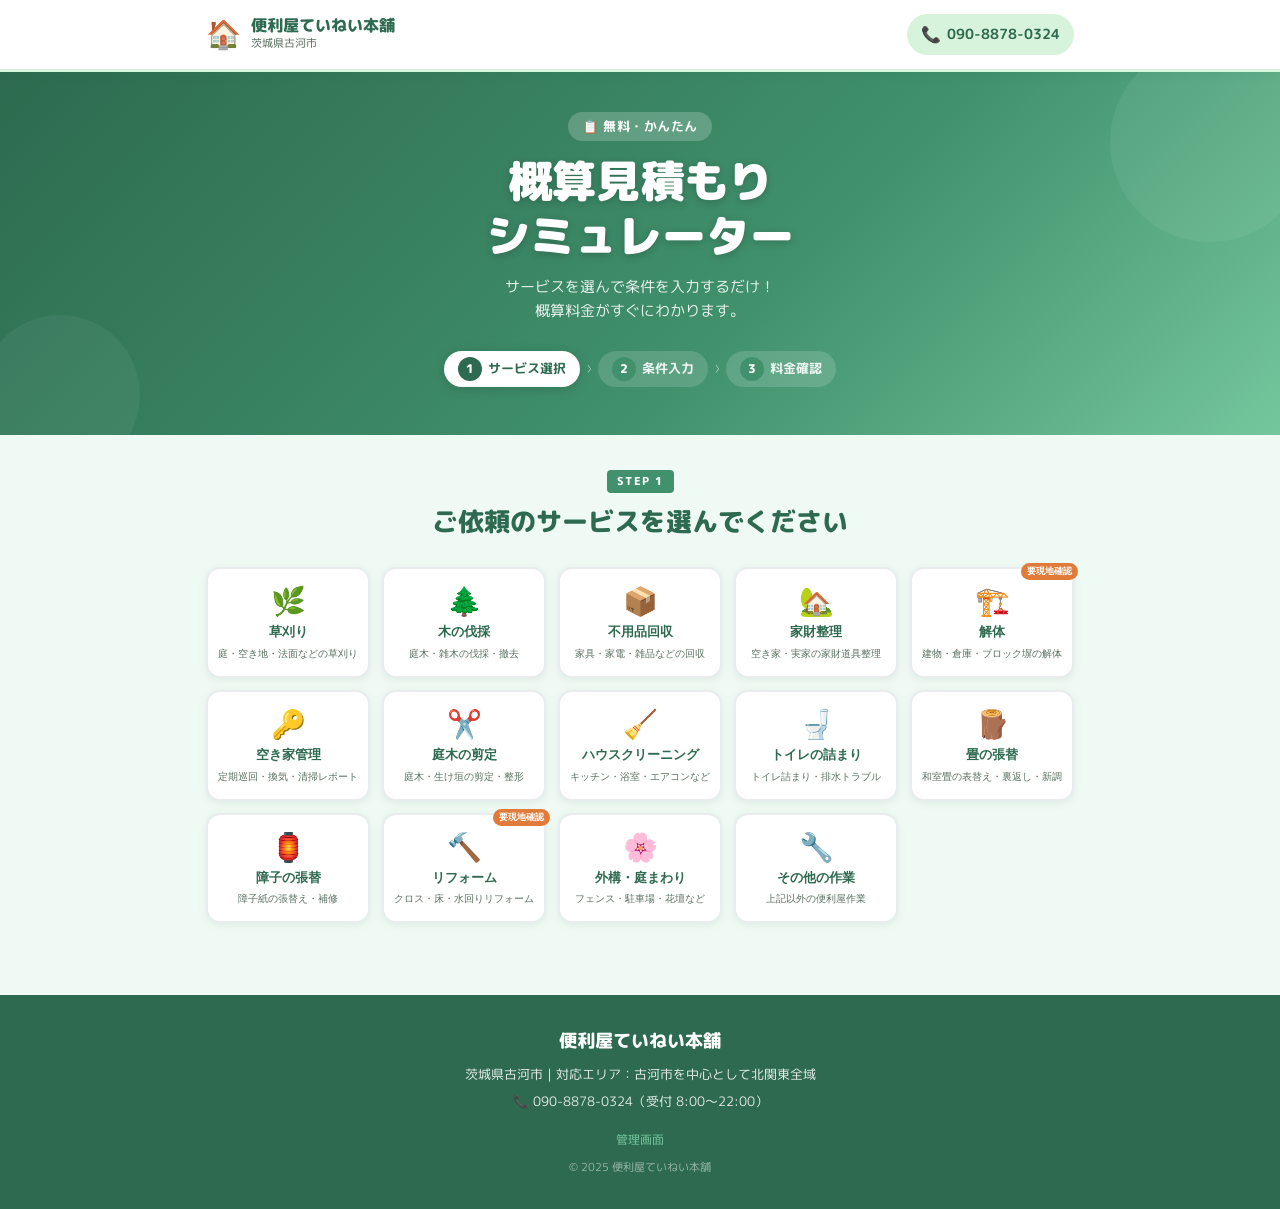
<file: index.html>
<!DOCTYPE html>
<html lang="ja">
<head>
<meta charset="UTF-8">
<meta name="viewport" content="width=device-width, initial-scale=1.0">
<title>便利屋かんたん概算見積もりシミュレーター｜便利屋ていねい本舗</title>
<link rel="preconnect" href="https://fonts.googleapis.com">
<link href="https://fonts.googleapis.com/css2?family=Noto+Sans+JP:wght@400;500;700;900&family=M+PLUS+Rounded+1c:wght@400;700;800&display=swap" rel="stylesheet">
<link rel="stylesheet" href="style.css">
</head>
<body>

<!-- ヘッダー -->
<header class="site-header">
  <div class="header-inner">
    <a href="https://www.flattech.tokyo/flat/" class="logo-area">
      <span class="logo-icon">🏠</span>
      <div class="logo-text">
        <span class="logo-main">便利屋ていねい本舗</span>
        <span class="logo-sub">茨城県古河市</span>
      </div>
    </a>
    <a href="tel:09088780324" class="header-tel">
      <span class="tel-icon">📞</span>
      <span class="tel-num">090-8878-0324</span>
    </a>
  </div>
</header>

<!-- メインコンテンツ -->
<main class="main-content">

  <!-- ヒーロー -->
  <section class="hero">
    <div class="hero-inner">
      <div class="hero-badge">📋 無料・かんたん</div>
      <h1 class="hero-title">概算見積もり<br>シミュレーター</h1>
      <p class="hero-desc">サービスを選んで条件を入力するだけ！<br>概算料金がすぐにわかります。</p>
      <div class="hero-steps">
        <div class="step-item active" id="step-indicator-1">
          <span class="step-num">1</span>
          <span class="step-label">サービス選択</span>
        </div>
        <div class="step-arrow">›</div>
        <div class="step-item" id="step-indicator-2">
          <span class="step-num">2</span>
          <span class="step-label">条件入力</span>
        </div>
        <div class="step-arrow">›</div>
        <div class="step-item" id="step-indicator-3">
          <span class="step-num">3</span>
          <span class="step-label">料金確認</span>
        </div>
      </div>
    </div>
  </section>

  <!-- Step 1: サービス選択 -->
  <section class="step-section" id="step1">
    <div class="container">
      <div class="step-header">
        <span class="step-badge">STEP 1</span>
        <h2 class="step-title">ご依頼のサービスを選んでください</h2>
      </div>
      <div class="service-grid" id="serviceGrid">
        <!-- JSで生成 -->
      </div>
    </div>
  </section>

  <!-- Step 2: 条件入力 -->
  <section class="step-section hidden" id="step2">
    <div class="container">
      <button class="back-btn" id="backToStep1">← サービス選択に戻る</button>
      <div class="step-header">
        <span class="step-badge">STEP 2</span>
        <h2 class="step-title" id="step2Title">条件を選んでください</h2>
        <div class="selected-service-label" id="selectedServiceLabel"></div>
      </div>
      <div class="questions-area" id="questionsArea">
        <!-- JSで生成 -->
      </div>
      <div class="calc-btn-wrap">
        <button class="calc-btn" id="calcBtn" onclick="calculateEstimate()">
          <span>概算料金を計算する</span>
          <span class="btn-arrow">→</span>
        </button>
      </div>
    </div>
  </section>

  <!-- Step 3: 結果表示 -->
  <section class="step-section hidden" id="step3">
    <div class="container">
      <button class="back-btn" id="backToStep2">← 条件入力に戻る</button>
      <div class="step-header">
        <span class="step-badge">STEP 3</span>
        <h2 class="step-title">概算見積もり結果</h2>
      </div>

      <div class="result-card">
        <div class="result-service-name" id="resultServiceName"></div>
        <div class="result-conditions" id="resultConditions"></div>

        <div class="result-price-area" id="resultPriceArea">
          <!-- JSで生成 -->
        </div>

        <div class="result-notice">
          <span class="notice-icon">⚠️</span>
          <p>表示金額は概算です。作業環境、搬出距離、処分量、現地状況により料金は変動します。正式なお見積もりは現地確認後にご案内します。</p>
        </div>
      </div>

      <!-- 問い合わせ導線 -->
      <div class="contact-section">
        <h3 class="contact-title">このままご相談・お見積もりへ</h3>
        <div class="contact-buttons">
          <a href="#" class="contact-btn line-btn" id="lineBtn">
            <span class="btn-icon">💬</span>
            <div class="btn-text">
              <span class="btn-main">LINEで相談する</span>
              <span class="btn-sub">24時間受付・かんたん</span>
            </div>
          </a>
          <a href="tel:09088780324" class="contact-btn tel-btn">
            <span class="btn-icon">📞</span>
            <div class="btn-text">
              <span class="btn-main">電話する</span>
              <span class="btn-sub">090-8878-0324</span>
            </div>
          </a>
          <a href="#inquiryForm" class="contact-btn form-btn" id="formScrollBtn">
            <span class="btn-icon">📝</span>
            <div class="btn-text">
              <span class="btn-main">フォームで依頼</span>
              <span class="btn-sub">見積もり内容を引き継ぎ</span>
            </div>
          </a>
        </div>
      </div>

      <!-- 問い合わせフォーム -->
      <div class="inquiry-form-section" id="inquiryForm">
        <h3 class="form-title">📋 お見積もり依頼フォーム</h3>
        <p class="form-subtitle">概算見積もり内容が自動で入力されます。</p>
        <div class="form-wrap">
          <div class="form-group">
            <label class="form-label">お名前 <span class="required">必須</span></label>
            <input type="text" class="form-input" id="customerName" placeholder="例：田中 太郎">
          </div>
          <div class="form-group">
            <label class="form-label">電話番号 <span class="required">必須</span></label>
            <input type="tel" class="form-input" id="customerPhone" placeholder="例：090-XXXX-XXXX">
          </div>
          <div class="form-group">
            <label class="form-label">メールアドレス</label>
            <input type="email" class="form-input" id="customerEmail" placeholder="例：taro@example.com">
          </div>
          <div class="form-group">
            <label class="form-label">概算見積もり内容</label>
            <textarea class="form-textarea" id="estimateContent" rows="6" readonly></textarea>
          </div>
          <div class="form-group">
            <label class="form-label">ご要望・補足事項</label>
            <textarea class="form-textarea" id="customerMessage" rows="4" placeholder="現地の状況、ご要望などをご記入ください。"></textarea>
          </div>
          <button class="submit-btn" onclick="submitForm()">
            <span>送信する</span>
            <span class="btn-arrow">→</span>
          </button>
        </div>
      </div>

    </div>
  </section>

</main>

<!-- フッター -->
<footer class="site-footer">
  <div class="footer-inner">
    <p class="footer-name">便利屋ていねい本舗</p>
    <p class="footer-addr">茨城県古河市｜対応エリア：古河市を中心として北関東全域</p>
    <p class="footer-tel">📞 090-8878-0324（受付 8:00〜22:00）</p>
    <div class="footer-links">
      <a href="admin.html">管理画面</a>
    </div>
    <p class="footer-copy">© 2025 便利屋ていねい本舗</p>
  </div>
</footer>

<!-- 送信完了モーダル -->
<div class="modal-overlay hidden" id="modalOverlay">
  <div class="modal-box">
    <div class="modal-icon">✅</div>
    <h3 class="modal-title">送信完了しました！</h3>
    <p class="modal-text">お問い合わせありがとうございます。<br>担当者より折り返しご連絡いたします。</p>
    <button class="modal-close-btn" onclick="closeModal()">閉じる</button>
  </div>
</div>

<script src="data.js"></script>
<script src="app.js"></script>
</body>
</html>
</file>
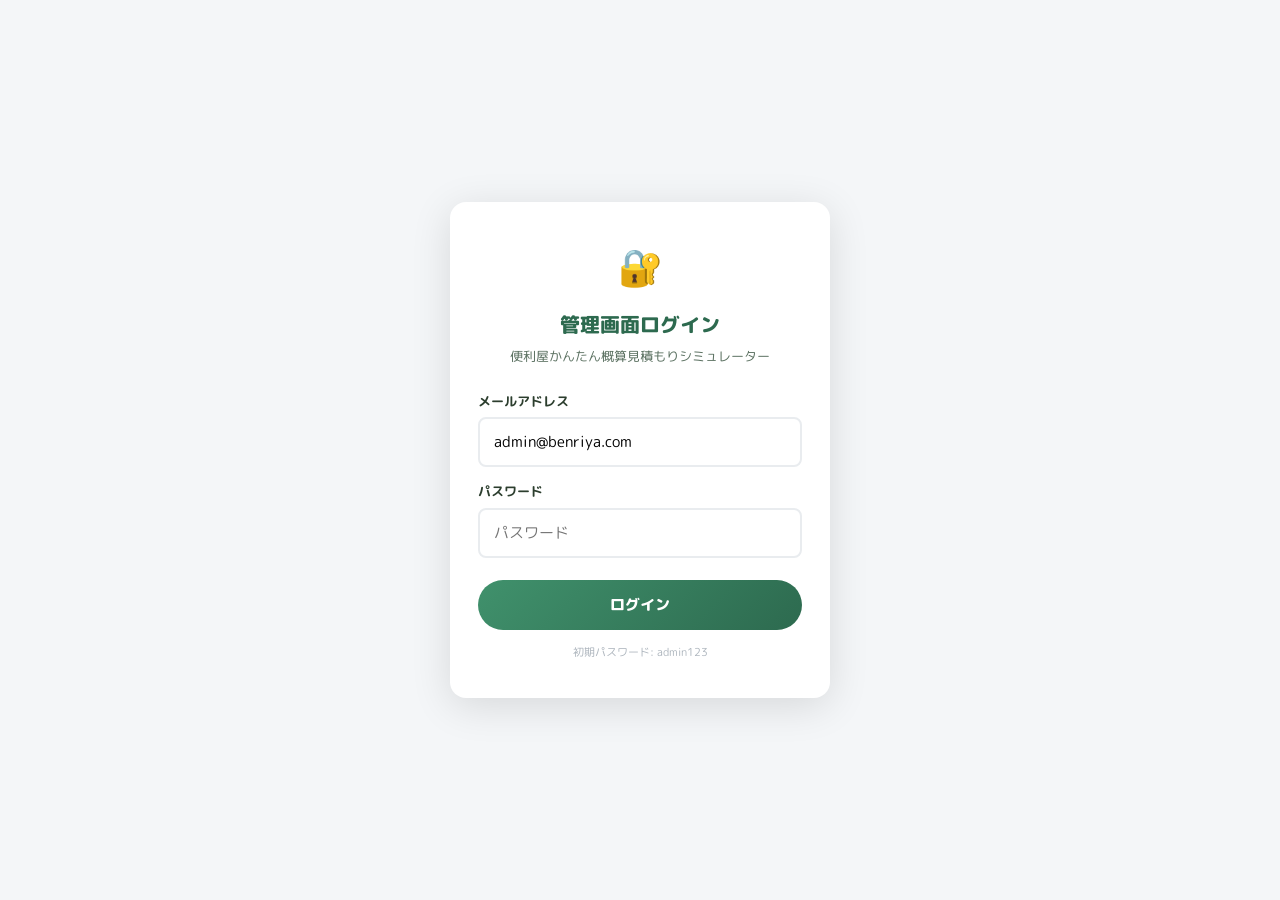
<file: admin.html>
<!DOCTYPE html>
<html lang="ja">
<head>
<meta charset="UTF-8">
<meta name="viewport" content="width=device-width, initial-scale=1.0">
<title>管理画面｜便利屋かんたん概算見積もりシミュレーター</title>
<link rel="preconnect" href="https://fonts.googleapis.com">
<link href="https://fonts.googleapis.com/css2?family=Noto+Sans+JP:wght@400;500;700;900&family=M+PLUS+Rounded+1c:wght@400;700;800&display=swap" rel="stylesheet">
<link rel="stylesheet" href="style.css">
<style>
  body { background: #f4f6f8; }
  .login-wrap {
    min-height: 100vh;
    display: flex;
    align-items: center;
    justify-content: center;
    padding: 20px;
  }
  .login-card {
    background: white;
    border-radius: 16px;
    padding: 36px 28px;
    width: 100%;
    max-width: 380px;
    box-shadow: 0 8px 40px rgba(0,0,0,0.12);
    text-align: center;
  }
  .login-title { font-size: 20px; font-weight: 800; color: #2d6a4f; margin-bottom: 6px; }
  .login-sub { font-size: 13px; color: #5a7060; margin-bottom: 24px; }
  .login-group { display: flex; flex-direction: column; gap: 6px; margin-bottom: 14px; text-align: left; }
  .login-label { font-size: 13px; font-weight: 700; color: #2c3e2e; }
  .login-input {
    width: 100%; padding: 12px 14px; border: 2px solid #e9ecef;
    border-radius: 8px; font-size: 15px; font-family: 'M PLUS Rounded 1c', sans-serif;
  }
  .login-input:focus { outline: none; border-color: #40916c; }
  .login-btn {
    width: 100%; background: linear-gradient(135deg, #40916c, #2d6a4f);
    color: white; border: none; border-radius: 50px; padding: 14px;
    font-size: 15px; font-weight: 800; cursor: pointer; margin-top: 8px;
    font-family: 'M PLUS Rounded 1c', sans-serif;
  }
  .login-error { color: #e74c3c; font-size: 13px; margin-top: 8px; display: none; }
  .admin-body { display: none; }
  .tab-content { display: none; }
  .tab-content.active { display: block; }
  .price-row { display: flex; align-items: center; gap: 10px; flex-wrap: wrap; margin-bottom: 10px; }
  .price-label-cell { font-size: 13px; font-weight: 700; color: #2c3e2e; min-width: 200px; flex: 1; }
  .price-input-cell { display: flex; align-items: center; gap: 6px; }
  .price-input-cell .admin-input { width: 120px; }
  .price-unit { font-size: 12px; color: #6c757d; }
  .service-row { display: flex; align-items: center; gap: 12px; padding: 12px 0; border-bottom: 1px solid #e9ecef; }
  .service-row:last-child { border-bottom: none; }
  .service-order-input { width: 50px; }
  .multiplier-group { display: flex; align-items: center; gap: 6px; }
  .multiplier-input { width: 70px; }
  .section-label-row { font-size: 11px; color: #6c757d; font-weight: 700; letter-spacing: 0.5px; margin-bottom: 8px; }
  .reset-confirm { background: #fff3cd; border: 1.5px solid #ffc107; border-radius: 8px; padding: 12px; margin-bottom: 14px; font-size: 13px; }
</style>
</head>
<body>

<!-- ログイン画面 -->
<div class="login-wrap" id="loginWrap">
  <div class="login-card">
    <div style="font-size:36px; margin-bottom:12px;">🔐</div>
    <h1 class="login-title">管理画面ログイン</h1>
    <p class="login-sub">便利屋かんたん概算見積もりシミュレーター</p>
    <div class="login-group">
      <label class="login-label">メールアドレス</label>
      <input type="email" class="login-input" id="loginEmail" value="admin@benriya.com" placeholder="admin@example.com">
    </div>
    <div class="login-group">
      <label class="login-label">パスワード</label>
      <input type="password" class="login-input" id="loginPassword" placeholder="パスワード">
    </div>
    <p class="login-error" id="loginError">メールアドレスまたはパスワードが違います。</p>
    <button class="login-btn" onclick="doLogin()">ログイン</button>
    <p style="margin-top:14px; font-size:11px; color:#adb5bd;">初期パスワード: admin123</p>
  </div>
</div>

<!-- 管理画面 -->
<div class="admin-body" id="adminBody">

  <header class="admin-header">
    <span style="font-size:20px;">⚙️</span>
    <h1>管理画面｜便利屋かんたん概算見積もりシミュレーター</h1>
    <div style="margin-left:auto; display:flex; gap:8px; align-items:center;">
      <a href="index.html" style="color:rgba(255,255,255,0.7); font-size:12px; text-decoration:none;">← お客様画面</a>
      <button class="admin-btn secondary" onclick="doLogout()" style="padding:6px 12px; font-size:11px;">ログアウト</button>
    </div>
  </header>

  <nav class="admin-nav">
    <a href="#" class="active" onclick="showTab('services', this)">サービス管理</a>
    <a href="#" onclick="showTab('pricing', this)">料金ルール</a>
    <a href="#" onclick="showTab('settings', this)">全体設定</a>
    <a href="#" onclick="showTab('reset', this)">リセット</a>
  </nav>

  <main class="admin-main">

    <!-- タブ：サービス管理 -->
    <div class="tab-content active" id="tab-services">
      <div class="admin-section">
        <div class="admin-section-title">📋 サービス一覧・設定</div>
        <div id="servicesList"></div>
      </div>
    </div>

    <!-- タブ：料金ルール -->
    <div class="tab-content" id="tab-pricing">
      <div class="admin-section">
        <div class="admin-section-title">💴 サービス選択</div>
        <div style="display:flex; flex-wrap:wrap; gap:8px;" id="pricingServiceTabs"></div>
      </div>
      <div class="admin-section" id="pricingEditArea">
        <div class="admin-section-title" id="pricingEditTitle">サービスを選択してください</div>
        <div id="pricingFields"></div>
      </div>
    </div>

    <!-- タブ：全体設定 -->
    <div class="tab-content" id="tab-settings">
      <div class="admin-section">
        <div class="admin-section-title">🏢 店舗情報</div>
        <div style="display:flex; flex-direction:column; gap:14px;">
          <div>
            <label class="login-label" style="display:block; margin-bottom:6px;">店舗名</label>
            <input type="text" class="admin-input" id="settingShopName" value="便利屋ていねい本舗">
          </div>
          <div>
            <label class="login-label" style="display:block; margin-bottom:6px;">電話番号</label>
            <input type="text" class="admin-input" id="settingPhone" value="0280-XX-XXXX">
          </div>
          <div>
            <label class="login-label" style="display:block; margin-bottom:6px;">LINE公式アカウントURL</label>
            <input type="text" class="admin-input" id="settingLine" value="https://line.me/R/ti/p/@xxxxxx">
          </div>
          <div>
            <label class="login-label" style="display:block; margin-bottom:6px;">概算注意文（お客様画面に表示）</label>
            <textarea class="admin-input" id="settingNotice" rows="3" style="resize:vertical;">表示金額は概算です。作業環境、搬出距離、処分量、現地状況により料金は変動します。正式なお見積もりは現地確認後にご案内します。</textarea>
          </div>
        </div>
      </div>
    </div>

    <!-- タブ：リセット -->
    <div class="tab-content" id="tab-reset">
      <div class="admin-section">
        <div class="admin-section-title">🔄 データリセット</div>
        <div class="reset-confirm">
          ⚠️ リセットすると、管理画面で変更した料金・設定がすべて初期値に戻ります。この操作は取り消せません。
        </div>
        <button class="admin-btn danger" onclick="confirmReset()">すべての料金データを初期値にリセット</button>
      </div>
    </div>

  </main>

  <!-- 保存バー -->
  <div class="admin-save-bar">
    <span class="save-status" id="saveStatus">変更が保存されました</span>
    <button class="admin-btn" onclick="saveAll()" style="padding:10px 28px; font-size:14px;">💾 変更を保存する</button>
  </div>

</div>

<script src="data.js"></script>
<script>
// ============================================================
// ログイン
// ============================================================
const ADMIN_EMAIL = 'admin@benriya.com';
const ADMIN_PASS = 'admin123';
let isLoggedIn = false;
let appData = null;

function doLogin() {
  const email = document.getElementById('loginEmail').value;
  const pass = document.getElementById('loginPassword').value;
  if (email === ADMIN_EMAIL && pass === ADMIN_PASS) {
    isLoggedIn = true;
    document.getElementById('loginWrap').style.display = 'none';
    document.getElementById('adminBody').style.display = 'block';
    appData = AppData.get();
    initAdmin();
  } else {
    document.getElementById('loginError').style.display = 'block';
  }
}

function doLogout() {
  isLoggedIn = false;
  document.getElementById('loginWrap').style.display = 'flex';
  document.getElementById('adminBody').style.display = 'none';
}

// ============================================================
// タブ切替
// ============================================================
function showTab(tabId, link) {
  document.querySelectorAll('.tab-content').forEach(t => t.classList.remove('active'));
  document.querySelectorAll('.admin-nav a').forEach(a => a.classList.remove('active'));
  document.getElementById(`tab-${tabId}`).classList.add('active');
  if (link) link.classList.add('active');
}

// ============================================================
// 初期化
// ============================================================
function initAdmin() {
  renderServicesList();
  renderPricingServiceTabs();
}

// ============================================================
// サービス一覧
// ============================================================
function renderServicesList() {
  const container = document.getElementById('servicesList');
  container.innerHTML = appData.services
    .sort((a, b) => a.display_order - b.display_order)
    .map(s => `
      <div class="service-row" data-id="${s.id}">
        <span style="font-size:20px;">${s.icon}</span>
        <span style="font-weight:700; min-width:120px;">${s.name}</span>
        <div style="display:flex; align-items:center; gap:6px; margin-left:auto; flex-wrap:wrap;">
          <span style="font-size:11px; color:#6c757d;">表示順</span>
          <input type="number" class="admin-input service-order-input" 
            value="${s.display_order}" min="1" max="99"
            onchange="updateServiceOrder('${s.id}', this.value)">
          <span style="font-size:11px; color:#6c757d;">要現地確認</span>
          <button class="toggle-switch ${s.requires_site_visit ? 'on' : ''}"
            onclick="toggleSiteVisit('${s.id}', this)"></button>
          <span style="font-size:11px; color:#6c757d;">表示</span>
          <button class="toggle-switch ${s.is_active ? 'on' : ''}"
            onclick="toggleActive('${s.id}', this)"></button>
        </div>
      </div>
    `).join('');
}

function updateServiceOrder(id, value) {
  const s = appData.services.find(s => s.id === id);
  if (s) s.display_order = parseInt(value);
  markUnsaved();
}

function toggleSiteVisit(id, btn) {
  const s = appData.services.find(s => s.id === id);
  if (s) {
    s.requires_site_visit = !s.requires_site_visit;
    btn.classList.toggle('on', s.requires_site_visit);
    markUnsaved();
  }
}

function toggleActive(id, btn) {
  const s = appData.services.find(s => s.id === id);
  if (s) {
    s.is_active = !s.is_active;
    btn.classList.toggle('on', s.is_active);
    markUnsaved();
  }
}

// ============================================================
// 料金ルール
// ============================================================
function renderPricingServiceTabs() {
  const container = document.getElementById('pricingServiceTabs');
  container.innerHTML = appData.services
    .filter(s => s.is_active)
    .sort((a, b) => a.display_order - b.display_order)
    .map(s => `
      <button class="admin-btn secondary" style="font-size:13px;"
        onclick="editPricing('${s.id}', this)">
        ${s.icon} ${s.name}
      </button>
    `).join('');
}

function editPricing(serviceId, btn) {
  document.querySelectorAll('#pricingServiceTabs .admin-btn').forEach(b => b.classList.remove('active'));
  if (btn) { btn.style.background = '#2d6a4f'; btn.style.color = 'white'; }

  const service = appData.services.find(s => s.id === serviceId);
  const pricing = appData.pricing[serviceId];
  document.getElementById('pricingEditTitle').textContent = `${service.icon} ${service.name} の料金設定`;

  const fields = document.getElementById('pricingFields');
  fields.innerHTML = '';

  // 価格幅設定
  fields.innerHTML += `
    <div style="margin-bottom:20px; padding-bottom:16px; border-bottom:1.5px solid #e9ecef;">
      <div class="section-label-row">料金表示の幅（倍率）</div>
      <div class="price-row">
        <span class="price-label-cell">最小倍率（概算最低額）</span>
        <div class="price-input-cell">
          <input type="number" class="admin-input multiplier-input" step="0.05" min="0.5" max="2"
            value="${service.price_range_multiplier_min}"
            onchange="updateServiceMultiplier('${serviceId}', 'min', this.value)">
          <span class="price-unit">倍</span>
        </div>
      </div>
      <div class="price-row">
        <span class="price-label-cell">最大倍率（概算最高額）</span>
        <div class="price-input-cell">
          <input type="number" class="admin-input multiplier-input" step="0.05" min="0.5" max="3"
            value="${service.price_range_multiplier_max}"
            onchange="updateServiceMultiplier('${serviceId}', 'max', this.value)">
          <span class="price-unit">倍</span>
        </div>
      </div>
    </div>
  `;

  // サービスごとの料金フィールド
  fields.innerHTML += buildPricingFields(serviceId, pricing);
}

function buildPricingFields(serviceId, pricing) {
  if (!pricing) return '<p>料金データがありません</p>';

  let html = '<div class="section-label-row">料金項目</div>';

  const flat = flattenPricing(pricing);
  flat.forEach(item => {
    html += `
      <div class="price-row">
        <span class="price-label-cell">${item.label}</span>
        <div class="price-input-cell">
          <input type="number" class="admin-input" style="width:120px;"
            value="${item.value}" min="0"
            onchange="updatePricing('${serviceId}', '${item.path}', this.value)">
          <span class="price-unit">円</span>
        </div>
      </div>
    `;
  });

  return html;
}

function flattenPricing(pricing, prefix = '') {
  const items = [];
  for (const key in pricing) {
    const val = pricing[key];
    const path = prefix ? `${prefix}.${key}` : key;

    if (typeof val === 'number') {
      items.push({ label: formatPricingLabel(key), value: val, path });
    } else if (typeof val === 'object' && val !== null && !Array.isArray(val)) {
      const sub = flattenPricing(val, path);
      if (sub.length > 0) {
        items.push({ label: `── ${formatPricingLabel(key)} ──`, value: null, path: null });
        items.push(...sub);
      }
    }
  }
  return items;
}

function formatPricingLabel(key) {
  const map = {
    base: '基本料金', area_unit_price: '面積単価（1㎡）',
    low: '低い', normal: '普通', high: '高い', very_high: 'かなり伸びている',
    none: 'なし', yes: 'あり', easy: '作業しやすい', hard: '困難',
    under3: '3m未満', '3to5': '3〜5m', '5to8': '5〜8m', over8: '8m以上',
    thin: '幹：細い', thick: '幹：太い',
    small: '少量/小', half: '軽トラ半分', full: '軽トラ1台', '2ton': '2トン車',
    some: '少しあり', many: '多い', '2f': '2階', '3f': '3階以上',
    '1k': '1K〜1DK', '1ldk': '1LDK〜2DK', '2ldk': '2LDK〜3DK', house: '一戸建て',
    wood: '木造', steel: '鉄骨', rc: 'RC造',
    exterior: '外観確認のみ', ventilation: '換気あり', cleaning: '清掃あり', garden: '庭確認あり',
    local: '古河市内', near: '周辺市町村', far: '遠方',
    '1': '月1回', '2': '月2回', '4': '週1回',
    middle: '中木/中', premium: '高級',
    standard: '一般/標準', surface: '表替え', reverse: '裏返し', new: '新調',
    slow: '流れが悪い', full: '完全詰まり', foreign: '異物', overflow: 'あふれそう',
    night: '夜間・早朝', emergency: '緊急',
    kitchen: 'キッチン', bath: '浴室', toilet: 'トイレ', wash: '洗面所', fan: '換気扇', aircon: 'エアコン', whole: '空室全体',
    light: '汚れ：軽い', heavy: '汚れ：強い',
    wallpaper_unit: 'クロス（1㎡）', floor_unit: '床（1㎡）', partial_base: '部分補修',
    fence: 'フェンス', parking: '駐車場', gravel: '砂利', block: 'ブロック', other: 'その他',
    repair: '修理・補修', moving: '荷物移動', handyman: '電球交換等',
    '1h': '1〜2時間', half: '半日', '1day': '1日', multi: '複数日',
    carport: 'カーポート', shed: '物置',
  };
  return map[key] || key;
}

function updatePricing(serviceId, path, value) {
  const keys = path.split('.');
  let obj = appData.pricing[serviceId];
  for (let i = 0; i < keys.length - 1; i++) {
    obj = obj[keys[i]];
  }
  obj[keys[keys.length - 1]] = parseFloat(value) || 0;
  markUnsaved();
}

function updateServiceMultiplier(serviceId, type, value) {
  const service = appData.services.find(s => s.id === serviceId);
  if (!service) return;
  if (type === 'min') service.price_range_multiplier_min = parseFloat(value) || 1.0;
  if (type === 'max') service.price_range_multiplier_max = parseFloat(value) || 1.3;
  markUnsaved();
}

// ============================================================
// 保存・リセット
// ============================================================
let unsaved = false;
function markUnsaved() {
  unsaved = true;
  document.getElementById('saveStatus').textContent = '⚠️ 未保存の変更があります';
  document.getElementById('saveStatus').style.color = '#e07b39';
}

function saveAll() {
  AppData.save(appData);
  unsaved = false;
  document.getElementById('saveStatus').textContent = '✅ 変更を保存しました';
  document.getElementById('saveStatus').style.color = '#2d6a4f';
}

function confirmReset() {
  if (confirm('すべての料金データを初期値にリセットします。よろしいですか？\n（この操作は取り消せません）')) {
    appData = AppData.reset();
    AppData.save(appData);
    initAdmin();
    alert('リセットしました。');
  }
}

// ============================================================
// キーボードイベント
// ============================================================
document.getElementById('loginPassword').addEventListener('keydown', e => {
  if (e.key === 'Enter') doLogin();
});
</script>
</body>
</html>
</file>
<file: style.css>
/* ============================================================
   便利屋かんたん概算見積もりシミュレーター
   style.css - メインスタイル
   ============================================================ */

/* ---- カスタムプロパティ ---- */
:root {
  --green-deep: #2d6a4f;
  --green-mid: #40916c;
  --green-light: #74c69d;
  --green-pale: #d8f3dc;
  --green-bg: #f0faf4;
  --beige: #fdf6ec;
  --beige-mid: #f5e6c8;
  --brown: #a0522d;
  --orange: #e07b39;
  --orange-light: #fdebd0;
  --white: #ffffff;
  --gray-100: #f8f9fa;
  --gray-200: #e9ecef;
  --gray-400: #adb5bd;
  --gray-600: #6c757d;
  --gray-800: #343a40;
  --text: #2c3e2e;
  --text-light: #5a7060;
  --shadow-sm: 0 2px 8px rgba(45,106,79,0.10);
  --shadow-md: 0 4px 20px rgba(45,106,79,0.14);
  --shadow-lg: 0 8px 40px rgba(45,106,79,0.18);
  --radius: 14px;
  --radius-sm: 8px;
  --radius-lg: 20px;
  --font-main: 'M PLUS Rounded 1c', 'Noto Sans JP', sans-serif;
}

/* ---- リセット ---- */
*, *::before, *::after { box-sizing: border-box; margin: 0; padding: 0; }
html { scroll-behavior: smooth; }
body {
  font-family: var(--font-main);
  background: var(--green-bg);
  color: var(--text);
  font-size: 16px;
  line-height: 1.6;
  min-height: 100vh;
}

/* ---- ヘッダー ---- */
.site-header {
  background: var(--white);
  border-bottom: 3px solid var(--green-pale);
  position: sticky;
  top: 0;
  z-index: 100;
  box-shadow: var(--shadow-sm);
}
.header-inner {
  max-width: 900px;
  margin: 0 auto;
  padding: 12px 16px;
  display: flex;
  align-items: center;
  justify-content: space-between;
  gap: 12px;
}
.logo-area {
  display: flex;
  align-items: center;
  gap: 10px;
  text-decoration: none;
  color: inherit;
}
.logo-icon { font-size: 28px; }
.logo-text { display: flex; flex-direction: column; }
.logo-main {
  font-size: 16px;
  font-weight: 800;
  color: var(--green-deep);
  line-height: 1.2;
}
.logo-sub {
  font-size: 11px;
  color: var(--text-light);
}
.header-tel {
  display: flex;
  align-items: center;
  gap: 6px;
  background: var(--green-pale);
  color: var(--green-deep);
  font-weight: 700;
  font-size: 14px;
  padding: 8px 14px;
  border-radius: 50px;
  text-decoration: none;
  transition: background 0.2s;
}
.header-tel:hover { background: var(--green-light); color: var(--white); }
.tel-icon { font-size: 16px; }

/* ---- ヒーロー ---- */
.hero {
  background: linear-gradient(135deg, var(--green-deep) 0%, var(--green-mid) 60%, var(--green-light) 100%);
  padding: 40px 16px 48px;
  text-align: center;
  position: relative;
  overflow: hidden;
}
.hero::before {
  content: '';
  position: absolute;
  top: -30px; right: -30px;
  width: 200px; height: 200px;
  background: rgba(255,255,255,0.06);
  border-radius: 50%;
}
.hero::after {
  content: '';
  position: absolute;
  bottom: -40px; left: -20px;
  width: 160px; height: 160px;
  background: rgba(255,255,255,0.05);
  border-radius: 50%;
}
.hero-inner { position: relative; z-index: 1; }
.hero-badge {
  display: inline-block;
  background: rgba(255,255,255,0.2);
  color: var(--white);
  font-size: 13px;
  font-weight: 700;
  padding: 4px 14px;
  border-radius: 50px;
  margin-bottom: 12px;
  letter-spacing: 0.5px;
}
.hero-title {
  font-size: clamp(28px, 7vw, 44px);
  font-weight: 900;
  color: var(--white);
  line-height: 1.25;
  margin-bottom: 12px;
  text-shadow: 0 2px 8px rgba(0,0,0,0.2);
}
.hero-desc {
  font-size: 15px;
  color: rgba(255,255,255,0.88);
  margin-bottom: 28px;
}
.hero-steps {
  display: flex;
  align-items: center;
  justify-content: center;
  gap: 6px;
  flex-wrap: wrap;
}
.step-item {
  display: flex;
  align-items: center;
  gap: 6px;
  background: rgba(255,255,255,0.15);
  border-radius: 50px;
  padding: 6px 14px;
  transition: all 0.3s;
}
.step-item.active {
  background: var(--white);
  box-shadow: 0 2px 12px rgba(0,0,0,0.15);
}
.step-item.done { background: rgba(255,255,255,0.35); }
.step-num {
  width: 24px; height: 24px;
  background: var(--green-mid);
  color: var(--white);
  border-radius: 50%;
  display: flex; align-items: center; justify-content: center;
  font-size: 12px;
  font-weight: 800;
}
.step-item.active .step-num { background: var(--green-deep); }
.step-label {
  font-size: 13px;
  font-weight: 700;
  color: rgba(255,255,255,0.9);
}
.step-item.active .step-label { color: var(--green-deep); }
.step-arrow {
  color: rgba(255,255,255,0.6);
  font-size: 18px;
  font-weight: 300;
}

/* ---- コンテナ ---- */
.container {
  max-width: 900px;
  margin: 0 auto;
  padding: 0 16px;
}

/* ---- セクション共通 ---- */
.step-section {
  padding: 32px 0;
}
.step-section.hidden { display: none; }

.step-header {
  margin-bottom: 24px;
  text-align: center;
}
.step-badge {
  display: inline-block;
  background: var(--green-mid);
  color: var(--white);
  font-size: 11px;
  font-weight: 800;
  letter-spacing: 1.5px;
  padding: 3px 10px;
  border-radius: 4px;
  margin-bottom: 8px;
}
.step-title {
  font-size: clamp(18px, 4.5vw, 26px);
  font-weight: 800;
  color: var(--green-deep);
  margin-bottom: 8px;
}

/* ---- サービスグリッド ---- */
.service-grid {
  display: grid;
  grid-template-columns: repeat(auto-fill, minmax(140px, 1fr));
  gap: 12px;
}
@media (max-width: 480px) {
  .service-grid { grid-template-columns: repeat(3, 1fr); gap: 8px; }
}

.service-card {
  background: var(--white);
  border: 2.5px solid var(--gray-200);
  border-radius: var(--radius);
  padding: 16px 8px;
  display: flex;
  flex-direction: column;
  align-items: center;
  gap: 6px;
  cursor: pointer;
  transition: all 0.2s ease;
  box-shadow: var(--shadow-sm);
  position: relative;
  text-align: center;
}
.service-card:hover {
  border-color: var(--green-light);
  background: var(--green-bg);
  transform: translateY(-2px);
  box-shadow: var(--shadow-md);
}
.service-card.selected {
  border-color: var(--green-mid);
  background: var(--green-pale);
  box-shadow: 0 0 0 3px rgba(64,145,108,0.2), var(--shadow-md);
}
.service-icon { font-size: 28px; }
.service-name {
  font-size: 13px;
  font-weight: 800;
  color: var(--green-deep);
  line-height: 1.3;
}
.service-desc {
  font-size: 10px;
  color: var(--text-light);
  line-height: 1.3;
}
.visit-badge {
  position: absolute;
  top: -6px; right: -6px;
  background: var(--orange);
  color: var(--white);
  font-size: 9px;
  font-weight: 700;
  padding: 2px 6px;
  border-radius: 50px;
}

/* ---- 戻るボタン ---- */
.back-btn {
  background: none;
  border: none;
  color: var(--green-mid);
  font-size: 14px;
  font-weight: 700;
  cursor: pointer;
  padding: 8px 0;
  margin-bottom: 16px;
  display: flex;
  align-items: center;
  gap: 4px;
  font-family: var(--font-main);
}
.back-btn:hover { color: var(--green-deep); }

/* ---- 選択サービスラベル ---- */
.selected-service-label { margin-top: 8px; }
.service-chip {
  display: inline-block;
  background: var(--green-pale);
  color: var(--green-deep);
  font-size: 14px;
  font-weight: 700;
  padding: 6px 16px;
  border-radius: 50px;
}

/* ---- 質問エリア ---- */
.questions-area { display: flex; flex-direction: column; gap: 20px; }

.question-block {
  background: var(--white);
  border-radius: var(--radius);
  padding: 20px;
  box-shadow: var(--shadow-sm);
  border: 1.5px solid var(--gray-200);
}
.question-label {
  display: block;
  font-size: 15px;
  font-weight: 800;
  color: var(--green-deep);
  margin-bottom: 12px;
}
.required {
  background: #e74c3c;
  color: white;
  font-size: 10px;
  padding: 2px 6px;
  border-radius: 4px;
  margin-left: 6px;
  vertical-align: middle;
}

/* ---- select オプションボタン ---- */
.select-options {
  display: flex;
  flex-direction: column;
  gap: 8px;
}
.option-btn {
  background: var(--gray-100);
  border: 2px solid var(--gray-200);
  border-radius: var(--radius-sm);
  padding: 12px 16px;
  text-align: left;
  font-size: 14px;
  font-weight: 700;
  color: var(--text);
  cursor: pointer;
  transition: all 0.18s;
  font-family: var(--font-main);
  width: 100%;
}
.option-btn:hover {
  border-color: var(--green-light);
  background: var(--green-bg);
}
.option-btn.selected {
  border-color: var(--green-mid);
  background: var(--green-pale);
  color: var(--green-deep);
}
.option-btn.selected::before {
  content: '✓ ';
  color: var(--green-mid);
}

/* ---- 数値入力 ---- */
.number-input-wrap {
  display: flex;
  align-items: center;
  gap: 12px;
}
.num-btn {
  width: 44px; height: 44px;
  background: var(--green-pale);
  border: 2px solid var(--green-light);
  border-radius: 50%;
  font-size: 20px;
  font-weight: 700;
  color: var(--green-deep);
  cursor: pointer;
  display: flex; align-items: center; justify-content: center;
  transition: all 0.15s;
  flex-shrink: 0;
}
.num-btn:hover { background: var(--green-light); color: white; }
.number-input {
  width: 100px;
  height: 44px;
  border: 2px solid var(--gray-200);
  border-radius: var(--radius-sm);
  font-size: 18px;
  font-weight: 700;
  text-align: center;
  color: var(--text);
  font-family: var(--font-main);
  padding: 0 8px;
}
.number-input:focus {
  outline: none;
  border-color: var(--green-mid);
}

/* ---- チェックボックス ---- */
.checkbox-options {
  display: flex;
  flex-direction: column;
  gap: 8px;
}
.checkbox-label {
  display: flex;
  align-items: center;
  gap: 10px;
  cursor: pointer;
  padding: 10px 12px;
  border: 2px solid var(--gray-200);
  border-radius: var(--radius-sm);
  background: var(--gray-100);
  transition: all 0.15s;
}
.checkbox-label:hover { border-color: var(--green-light); background: var(--green-bg); }
.checkbox-input {
  width: 20px; height: 20px;
  accent-color: var(--green-mid);
  cursor: pointer;
  flex-shrink: 0;
}
.checkbox-text {
  font-size: 14px;
  font-weight: 700;
  color: var(--text);
}

/* ---- 計算ボタン ---- */
.calc-btn-wrap {
  margin-top: 28px;
  text-align: center;
}
.calc-btn {
  background: linear-gradient(135deg, var(--green-mid), var(--green-deep));
  color: var(--white);
  border: none;
  border-radius: 50px;
  padding: 18px 48px;
  font-size: 18px;
  font-weight: 800;
  cursor: pointer;
  display: inline-flex;
  align-items: center;
  gap: 10px;
  box-shadow: 0 4px 20px rgba(45,106,79,0.35);
  transition: all 0.2s;
  font-family: var(--font-main);
}
.calc-btn:hover {
  transform: translateY(-2px);
  box-shadow: 0 6px 28px rgba(45,106,79,0.45);
}
.btn-arrow { font-size: 20px; }

/* ---- 結果カード ---- */
.result-card {
  background: var(--white);
  border-radius: var(--radius-lg);
  box-shadow: var(--shadow-lg);
  padding: 28px;
  margin-bottom: 24px;
  border: 2px solid var(--green-pale);
}
.result-service-name {
  font-size: 20px;
  font-weight: 800;
  color: var(--green-deep);
  margin-bottom: 12px;
  display: flex;
  align-items: center;
  gap: 8px;
}
.result-icon { font-size: 24px; }
.result-conditions {
  display: flex;
  flex-wrap: wrap;
  gap: 6px;
  margin-bottom: 20px;
}
.condition-chip {
  background: var(--green-pale);
  color: var(--green-deep);
  font-size: 12px;
  font-weight: 700;
  padding: 4px 10px;
  border-radius: 50px;
}

/* ---- 料金表示 ---- */
.price-display {
  text-align: center;
  padding: 24px;
  background: linear-gradient(135deg, var(--green-pale), #eef9f2);
  border-radius: var(--radius);
  margin-bottom: 20px;
}
.price-label {
  display: block;
  font-size: 13px;
  font-weight: 700;
  color: var(--text-light);
  margin-bottom: 8px;
  letter-spacing: 1px;
}
.price-range {
  display: flex;
  align-items: baseline;
  justify-content: center;
  gap: 8px;
  margin-bottom: 8px;
}
.price-num {
  font-size: clamp(26px, 7vw, 40px);
  font-weight: 900;
  color: var(--green-deep);
}
.price-wave {
  font-size: 24px;
  color: var(--text-light);
  font-weight: 400;
}
.visit-required-badge {
  display: inline-block;
  background: var(--orange);
  color: var(--white);
  font-size: 12px;
  font-weight: 700;
  padding: 4px 12px;
  border-radius: 50px;
  margin-top: 8px;
}
.price-consult {
  text-align: center;
  padding: 24px;
  background: var(--orange-light);
  border-radius: var(--radius);
  margin-bottom: 20px;
}
.consult-badge {
  display: inline-block;
  background: var(--orange);
  color: white;
  font-size: 16px;
  font-weight: 800;
  padding: 6px 20px;
  border-radius: 50px;
  margin-bottom: 12px;
}
.consult-text {
  font-size: 14px;
  color: var(--brown);
  font-weight: 700;
}

/* ---- 内訳 ---- */
.price-breakdown {
  border-top: 1.5px solid var(--gray-200);
  padding-top: 16px;
}
.breakdown-title {
  font-size: 12px;
  font-weight: 700;
  color: var(--text-light);
  margin-bottom: 10px;
  letter-spacing: 0.5px;
}
.breakdown-item {
  display: flex;
  justify-content: space-between;
  align-items: center;
  padding: 6px 0;
  border-bottom: 1px dashed var(--gray-200);
  font-size: 13px;
}
.breakdown-item:last-child { border-bottom: none; }
.bd-label { color: var(--text-light); }
.bd-amount { font-weight: 700; color: var(--green-deep); }

/* ---- 注意書き ---- */
.result-notice {
  display: flex;
  align-items: flex-start;
  gap: 10px;
  background: #fff9e6;
  border: 1.5px solid #f5c842;
  border-radius: var(--radius-sm);
  padding: 14px;
  margin-top: 16px;
}
.notice-icon { font-size: 18px; flex-shrink: 0; margin-top: 2px; }
.result-notice p {
  font-size: 13px;
  color: #856404;
  line-height: 1.6;
  font-weight: 500;
}

/* ---- 問い合わせ導線 ---- */
.contact-section {
  background: var(--white);
  border-radius: var(--radius-lg);
  padding: 28px;
  box-shadow: var(--shadow-md);
  margin-bottom: 24px;
}
.contact-title {
  font-size: 18px;
  font-weight: 800;
  color: var(--green-deep);
  text-align: center;
  margin-bottom: 20px;
}
.contact-buttons {
  display: flex;
  flex-direction: column;
  gap: 12px;
}
.contact-btn {
  display: flex;
  align-items: center;
  gap: 14px;
  padding: 16px 20px;
  border-radius: var(--radius);
  text-decoration: none;
  font-family: var(--font-main);
  transition: all 0.2s;
  box-shadow: var(--shadow-sm);
}
.contact-btn:hover { transform: translateY(-2px); box-shadow: var(--shadow-md); }
.line-btn { background: #00b900; }
.tel-btn { background: var(--green-mid); }
.form-btn { background: var(--orange); }
.btn-icon { font-size: 28px; }
.btn-text { display: flex; flex-direction: column; }
.btn-main { font-size: 16px; font-weight: 800; color: white; }
.btn-sub { font-size: 12px; color: rgba(255,255,255,0.8); }

/* ---- 問い合わせフォーム ---- */
.inquiry-form-section {
  background: var(--white);
  border-radius: var(--radius-lg);
  padding: 28px;
  box-shadow: var(--shadow-md);
}
.form-title {
  font-size: 18px;
  font-weight: 800;
  color: var(--green-deep);
  margin-bottom: 8px;
}
.form-subtitle {
  font-size: 13px;
  color: var(--text-light);
  margin-bottom: 20px;
}
.form-wrap { display: flex; flex-direction: column; gap: 16px; }
.form-group { display: flex; flex-direction: column; gap: 6px; }
.form-label {
  font-size: 14px;
  font-weight: 700;
  color: var(--text);
}
.form-input, .form-textarea {
  border: 2px solid var(--gray-200);
  border-radius: var(--radius-sm);
  padding: 12px 14px;
  font-size: 15px;
  font-family: var(--font-main);
  color: var(--text);
  transition: border 0.2s;
  width: 100%;
  background: var(--gray-100);
}
.form-input:focus, .form-textarea:focus {
  outline: none;
  border-color: var(--green-mid);
  background: white;
}
.form-textarea { resize: vertical; }
.form-textarea[readonly] { background: var(--green-bg); color: var(--text-light); }

.submit-btn {
  background: linear-gradient(135deg, var(--green-mid), var(--green-deep));
  color: white;
  border: none;
  border-radius: 50px;
  padding: 16px 40px;
  font-size: 17px;
  font-weight: 800;
  cursor: pointer;
  display: flex;
  align-items: center;
  justify-content: center;
  gap: 10px;
  width: 100%;
  box-shadow: 0 4px 16px rgba(45,106,79,0.3);
  transition: all 0.2s;
  font-family: var(--font-main);
  margin-top: 8px;
}
.submit-btn:hover { transform: translateY(-2px); box-shadow: 0 6px 24px rgba(45,106,79,0.4); }

/* ---- モーダル ---- */
.modal-overlay {
  position: fixed;
  inset: 0;
  background: rgba(0,0,0,0.55);
  display: flex;
  align-items: center;
  justify-content: center;
  z-index: 9999;
  padding: 20px;
}
.modal-overlay.hidden { display: none; }
.modal-box {
  background: white;
  border-radius: var(--radius-lg);
  padding: 36px 28px;
  text-align: center;
  max-width: 360px;
  width: 100%;
  box-shadow: var(--shadow-lg);
}
.modal-icon { font-size: 48px; margin-bottom: 12px; }
.modal-title {
  font-size: 20px;
  font-weight: 800;
  color: var(--green-deep);
  margin-bottom: 12px;
}
.modal-text {
  font-size: 14px;
  color: var(--text-light);
  line-height: 1.7;
  margin-bottom: 20px;
}
.modal-close-btn {
  background: var(--green-mid);
  color: white;
  border: none;
  border-radius: 50px;
  padding: 12px 32px;
  font-size: 15px;
  font-weight: 700;
  cursor: pointer;
  font-family: var(--font-main);
}

/* ---- フッター ---- */
.site-footer {
  background: var(--green-deep);
  color: rgba(255,255,255,0.85);
  padding: 32px 16px;
  margin-top: 40px;
  text-align: center;
}
.footer-inner { max-width: 600px; margin: 0 auto; }
.footer-name {
  font-size: 18px;
  font-weight: 800;
  color: white;
  margin-bottom: 8px;
}
.footer-addr, .footer-tel {
  font-size: 13px;
  margin-bottom: 6px;
  line-height: 1.6;
}
.footer-links {
  margin: 14px 0 8px;
}
.footer-links a {
  color: var(--green-light);
  font-size: 12px;
  text-decoration: none;
}
.footer-copy { font-size: 11px; opacity: 0.6; margin-top: 8px; }

/* ---- no-question ---- */
.no-question {
  background: var(--green-pale);
  border-radius: var(--radius-sm);
  padding: 16px;
  font-size: 14px;
  color: var(--text-light);
  text-align: center;
}

/* ---- アニメーション ---- */
@keyframes fadeUp {
  from { opacity: 0; transform: translateY(16px); }
  to   { opacity: 1; transform: translateY(0); }
}
.step-visible {
  animation: fadeUp 0.35s ease both;
}
.result-card { animation: fadeUp 0.4s ease both; }

/* ============================================================
   管理画面 (admin.html 共有スタイル)
   ============================================================ */
.admin-header {
  background: var(--green-deep);
  color: white;
  padding: 14px 20px;
  display: flex;
  align-items: center;
  gap: 12px;
}
.admin-header h1 { font-size: 16px; font-weight: 800; }
.admin-nav {
  background: var(--white);
  border-bottom: 2px solid var(--green-pale);
  padding: 0 16px;
  display: flex;
  gap: 0;
  overflow-x: auto;
}
.admin-nav a {
  color: var(--text-light);
  text-decoration: none;
  font-size: 13px;
  font-weight: 700;
  padding: 12px 16px;
  white-space: nowrap;
  border-bottom: 3px solid transparent;
  transition: all 0.15s;
}
.admin-nav a.active, .admin-nav a:hover {
  color: var(--green-deep);
  border-bottom-color: var(--green-mid);
}
.admin-main {
  max-width: 900px;
  margin: 0 auto;
  padding: 24px 16px;
}
.admin-section {
  background: var(--white);
  border-radius: var(--radius);
  padding: 20px;
  margin-bottom: 20px;
  box-shadow: var(--shadow-sm);
  border: 1.5px solid var(--gray-200);
}
.admin-section-title {
  font-size: 15px;
  font-weight: 800;
  color: var(--green-deep);
  margin-bottom: 16px;
  padding-bottom: 10px;
  border-bottom: 1.5px solid var(--green-pale);
}
.admin-table {
  width: 100%;
  border-collapse: collapse;
  font-size: 13px;
}
.admin-table th {
  background: var(--green-bg);
  color: var(--green-deep);
  font-weight: 800;
  text-align: left;
  padding: 10px 12px;
  border-bottom: 2px solid var(--green-pale);
}
.admin-table td {
  padding: 10px 12px;
  border-bottom: 1px solid var(--gray-200);
  vertical-align: middle;
}
.admin-table tr:hover td { background: var(--green-bg); }
.admin-input {
  width: 100%;
  border: 1.5px solid var(--gray-200);
  border-radius: var(--radius-sm);
  padding: 6px 10px;
  font-size: 13px;
  font-family: var(--font-main);
  color: var(--text);
  background: var(--gray-100);
}
.admin-input:focus {
  outline: none;
  border-color: var(--green-mid);
  background: white;
}
.admin-btn {
  background: var(--green-mid);
  color: white;
  border: none;
  border-radius: var(--radius-sm);
  padding: 8px 16px;
  font-size: 12px;
  font-weight: 700;
  cursor: pointer;
  font-family: var(--font-main);
  transition: background 0.15s;
}
.admin-btn:hover { background: var(--green-deep); }
.admin-btn.danger { background: #e74c3c; }
.admin-btn.danger:hover { background: #c0392b; }
.admin-btn.secondary { background: var(--gray-400); }
.toggle-switch {
  width: 40px; height: 22px;
  background: var(--gray-400);
  border-radius: 11px;
  position: relative;
  cursor: pointer;
  transition: background 0.2s;
  border: none;
  flex-shrink: 0;
}
.toggle-switch.on { background: var(--green-mid); }
.toggle-switch::after {
  content: '';
  width: 18px; height: 18px;
  background: white;
  border-radius: 50%;
  position: absolute;
  top: 2px; left: 2px;
  transition: left 0.2s;
}
.toggle-switch.on::after { left: 20px; }
.admin-save-bar {
  position: sticky;
  bottom: 0;
  background: var(--white);
  border-top: 2px solid var(--green-pale);
  padding: 12px 16px;
  display: flex;
  align-items: center;
  justify-content: space-between;
  gap: 12px;
  z-index: 50;
}
.save-status {
  font-size: 13px;
  color: var(--green-mid);
  font-weight: 700;
}
</file>
